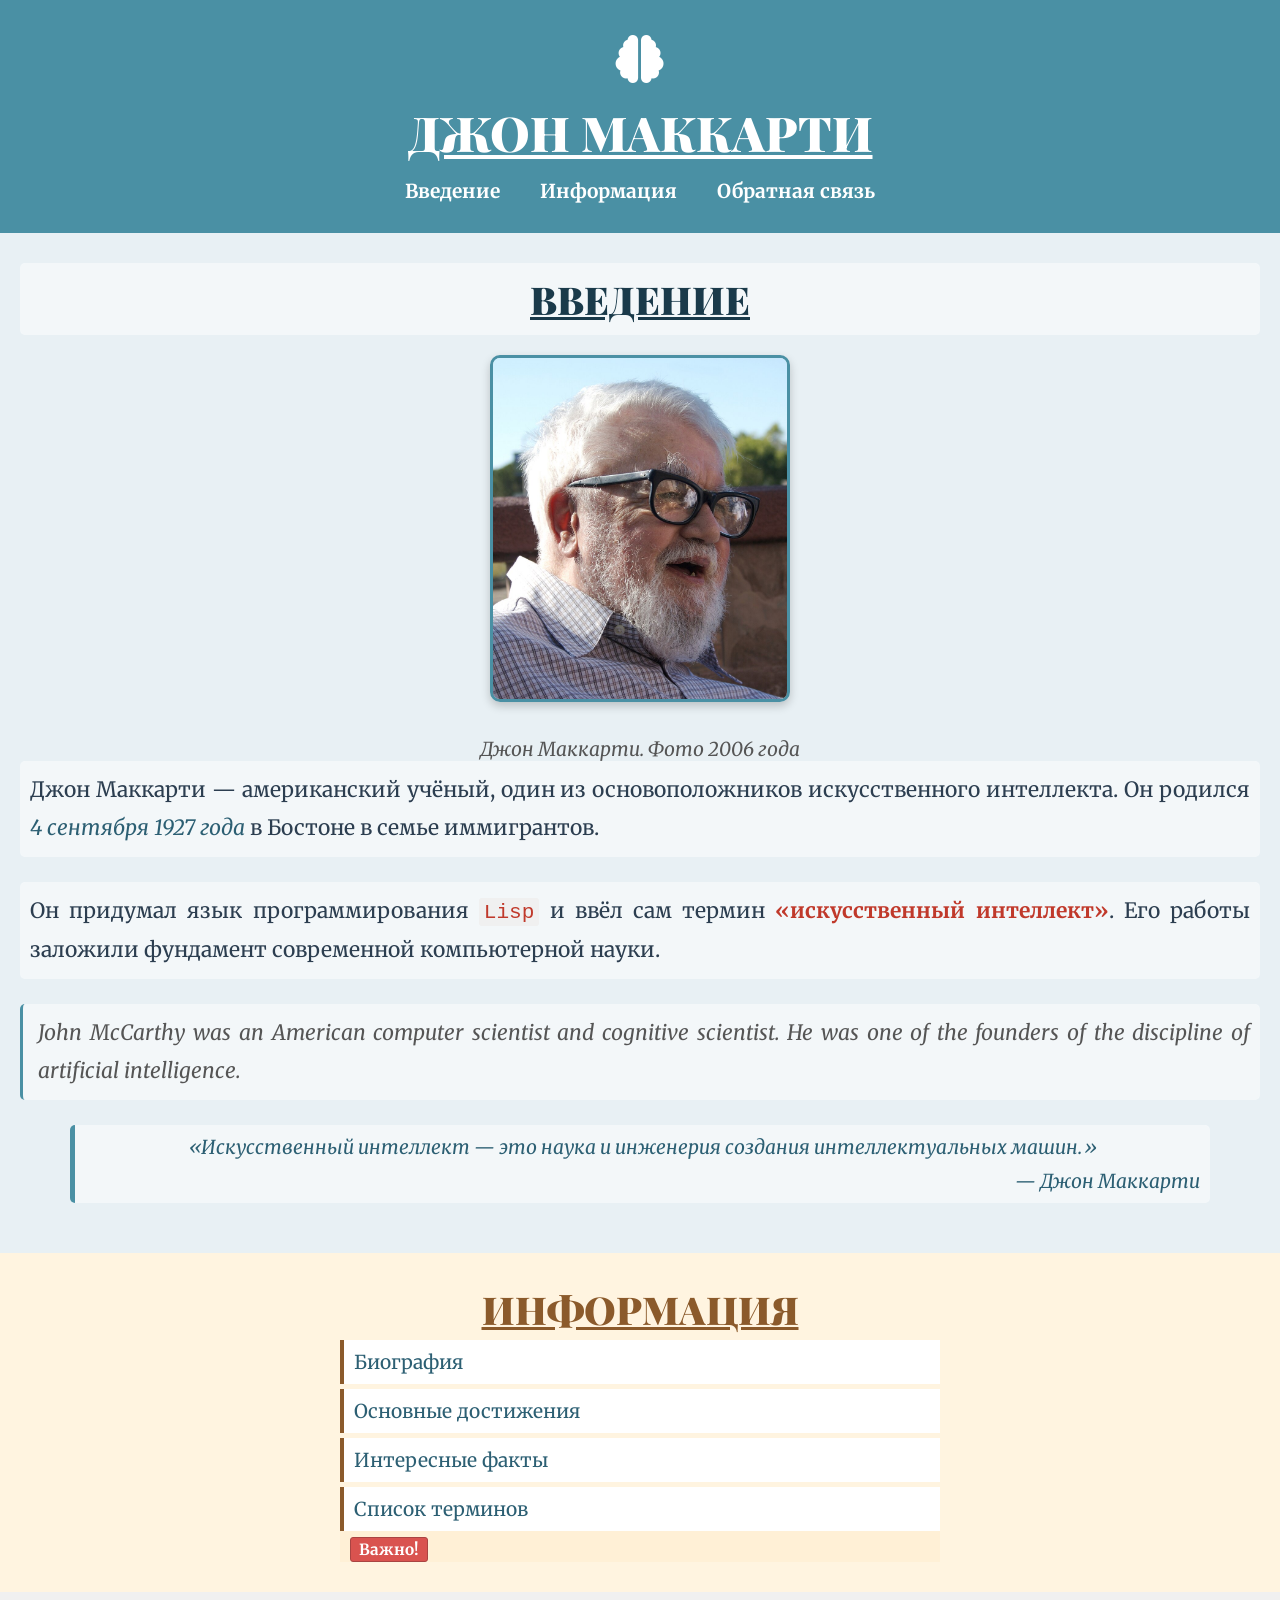
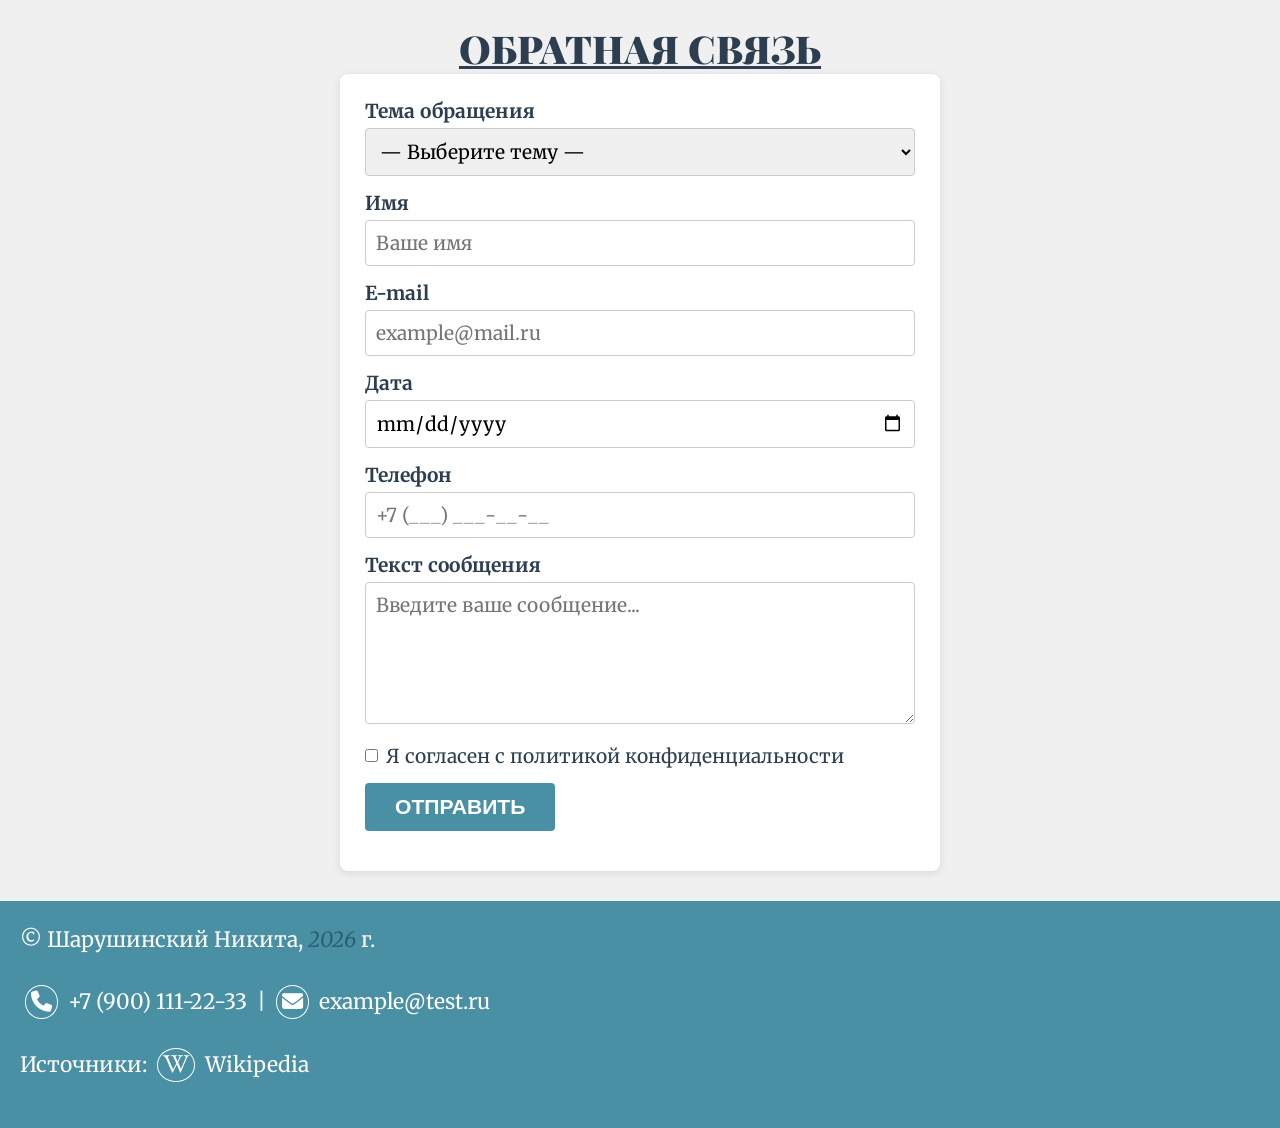
<file: index.html>
<!DOCTYPE html>
<html lang="ru">
<head>
    <meta charset="UTF-8">
    <title>Джон Маккарти — отец искусственного интеллекта</title>
    <meta name="keywords" content="Джон Маккарти, искусственный интеллект, Лисп, Lisp, учёный, информатика, Stanford">
    <meta name="description" content="Сайт, посвящённый жизни и научным достижениям Джона Маккарти — создателя языка Lisp и термина «искусственный интеллект».">

    <!-- open graph -->
    <meta property="og:title" content="Джон Маккарти — отец искусственного интеллекта">
    <meta property="og:site_name" content="Джон Маккарти">
    <meta property="og:url" content="https://sharushinskiy.ru/mccarthy/">
    <meta property="og:description" content="Жизнь и научные достижения Джона Маккарти.">
    <meta property="og:image" content="img/John_McCarthy_Stanford.jpg">

    <!-- стилизация панели браузера -->
    <meta name="theme-color" content="#4a90a4">
    <meta name="msapplication-navbutton-color" content="#4a90a4">
    <meta name="apple-mobile-web-app-capable" content="yes">
    <meta name="apple-mobile-web-app-status-bar-style" content="black-translucent">
    <meta name="viewport" content="width=device-width, initial-scale=1.0">

    <!-- favicon -->
    <link rel="icon" type="image/ico" sizes="32x32" href="icons/favicon.ico">
    <link rel="icon" type="image/ico" sizes="16x16" href="icons/favicon.ico">
    <link rel="shortcut icon" href="icons/favicon.ico">

    <!-- google fonts -->
    <link rel="preconnect" href="https://fonts.googleapis.com">
    <link rel="preconnect" href="https://fonts.gstatic.com" crossorigin>
    <link rel="stylesheet" href="https://fonts.googleapis.com/css2?family=Merriweather:wght@400;700&family=Playfair+Display:wght@700;900&display=swap">

    <!-- fontawesome -->
    <link rel="stylesheet" href="https://cdnjs.cloudflare.com/ajax/libs/font-awesome/6.5.1/css/all.min.css">

    <link rel="stylesheet" href="css/style.css">
</head>
<body>

<header>
    <div class="header_logo">
        <i class="fa-solid fa-brain"></i>
    </div>
    <h1>Джон Маккарти</h1>
    <nav>
        <ul>
            <li><a href="#about">Введение</a></li>
            <li><a href="#info">Информация</a></li>
            <li><a href="#contact">Обратная связь</a></li>
        </ul>
    </nav>
</header>

<main>

    <section id="about" class="about">
        <h2>Введение</h2>
        <figure class="about_photo">
            <img src="img/John_McCarthy_2006.jpg" alt="Джон Маккарти. Фото 2006 года">
            <figcaption>Джон Маккарти. Фото 2006 года</figcaption>
        </figure>

        <p>Джон Маккарти — американский учёный, один из основоположников искусственного интеллекта. Он родился <time datetime="1927-09-04">4 сентября 1927 года</time> в Бостоне в семье иммигрантов.</p>

        <p>Он придумал язык программирования <code>Lisp</code> и ввёл сам термин <strong>«искусственный интеллект»</strong>. Его работы заложили фундамент современной компьютерной науки.</p>

        <p lang="en">John McCarthy was an American computer scientist and cognitive scientist. He was one of the founders of the discipline of artificial intelligence.</p>

        <blockquote>
            <q>Искусственный интеллект — это наука и инженерия создания интеллектуальных машин.</q>
            <cite>— Джон Маккарти</cite>
        </blockquote>
    </section>

    <section id="info" class="articles">
        <h2>Информация</h2>
        <ul class="articles_list">
            <li><a href="article1.html">Биография</a></li>
            <li><a href="article2.html">Основные достижения</a></li>
            <li><a href="article3.html">Интересные факты</a></li>
            <li><a href="article4.html">Список терминов</a></li>
        </ul>
    </section>

    <section id="contact" class="contact">
        <h2>Обратная связь</h2>
        <form id="contact-form">
            <div class="form_item">
                <label for="topic">Тема обращения</label><br>
                <select id="topic" name="topic" required>
                    <option value="">— Выберите тему —</option>
                    <option value="bio">Биография</option>
                    <option value="science">Научные работы</option>
                    <option value="other">Другое</option>
                </select>
            </div>

            <div class="form_item">
                <label for="name">Имя</label><br>
                <input type="text" id="name" name="name" placeholder="Ваше имя" required>
            </div>

            <div class="form_item">
                <label for="email">E-mail</label><br>
                <input type="email" id="email" name="email" placeholder="example@mail.ru" required>
            </div>

            <div class="form_item">
                <label for="date">Дата</label><br>
                <input type="date" id="date" name="date" required>
            </div>

            <div class="form_item">
                <label for="phone">Телефон</label><br>
                <input type="tel" id="phone" name="phone" placeholder="+7 (___) ___-__-__" required>
            </div>

            <div class="form_item">
                <label for="message">Текст сообщения</label><br>
                <textarea id="message" name="message" rows="5" placeholder="Введите ваше сообщение..." required></textarea>
            </div>

            <div class="form_item form_item--checkbox">
                <label>
                    <input type="checkbox" name="policy" required>
                    Я согласен с политикой конфиденциальности
                </label>
            </div>

            <div class="form_item">
                <input type="submit" value="Отправить">
            </div>
        </form>
    </section>

</main>

<footer>
    <p>&copy; Шарушинский Никита, <time datetime="2026">2026</time> г.</p>
    <p>
        <a href="tel:+79001112233"><i class="fa-solid fa-phone"></i> +7 (900) 111-22-33</a> |
        <a href="mailto:example@test.ru"><i class="fa-solid fa-envelope"></i> example@test.ru</a>
    </p>
    <p class="footer_sources">
        Источники:
        <a href="https://ru.wikipedia.org/wiki/Маккарти,_Джон" target="_blank" rel="noopener"><i class="fa-brands fa-wikipedia-w"></i> Wikipedia</a>
    </p>
</footer>

</body>
</html>
</file>
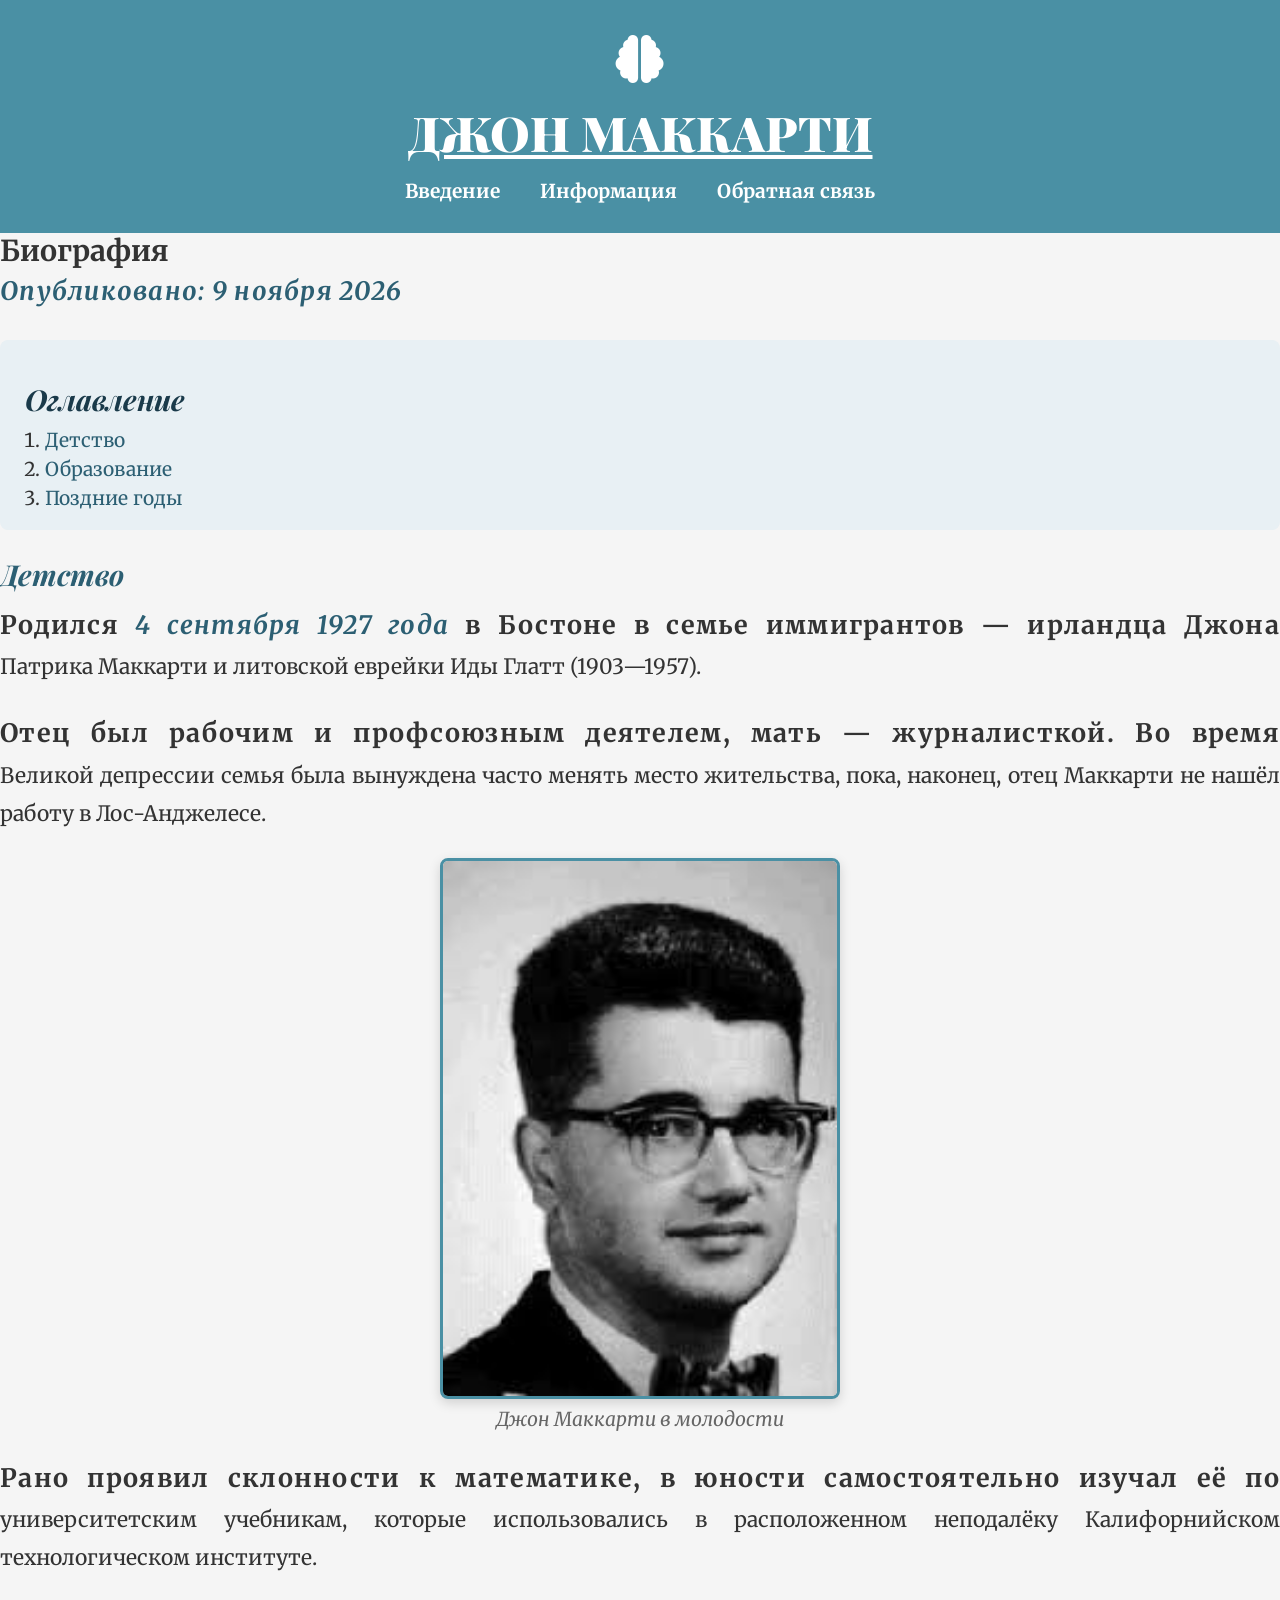
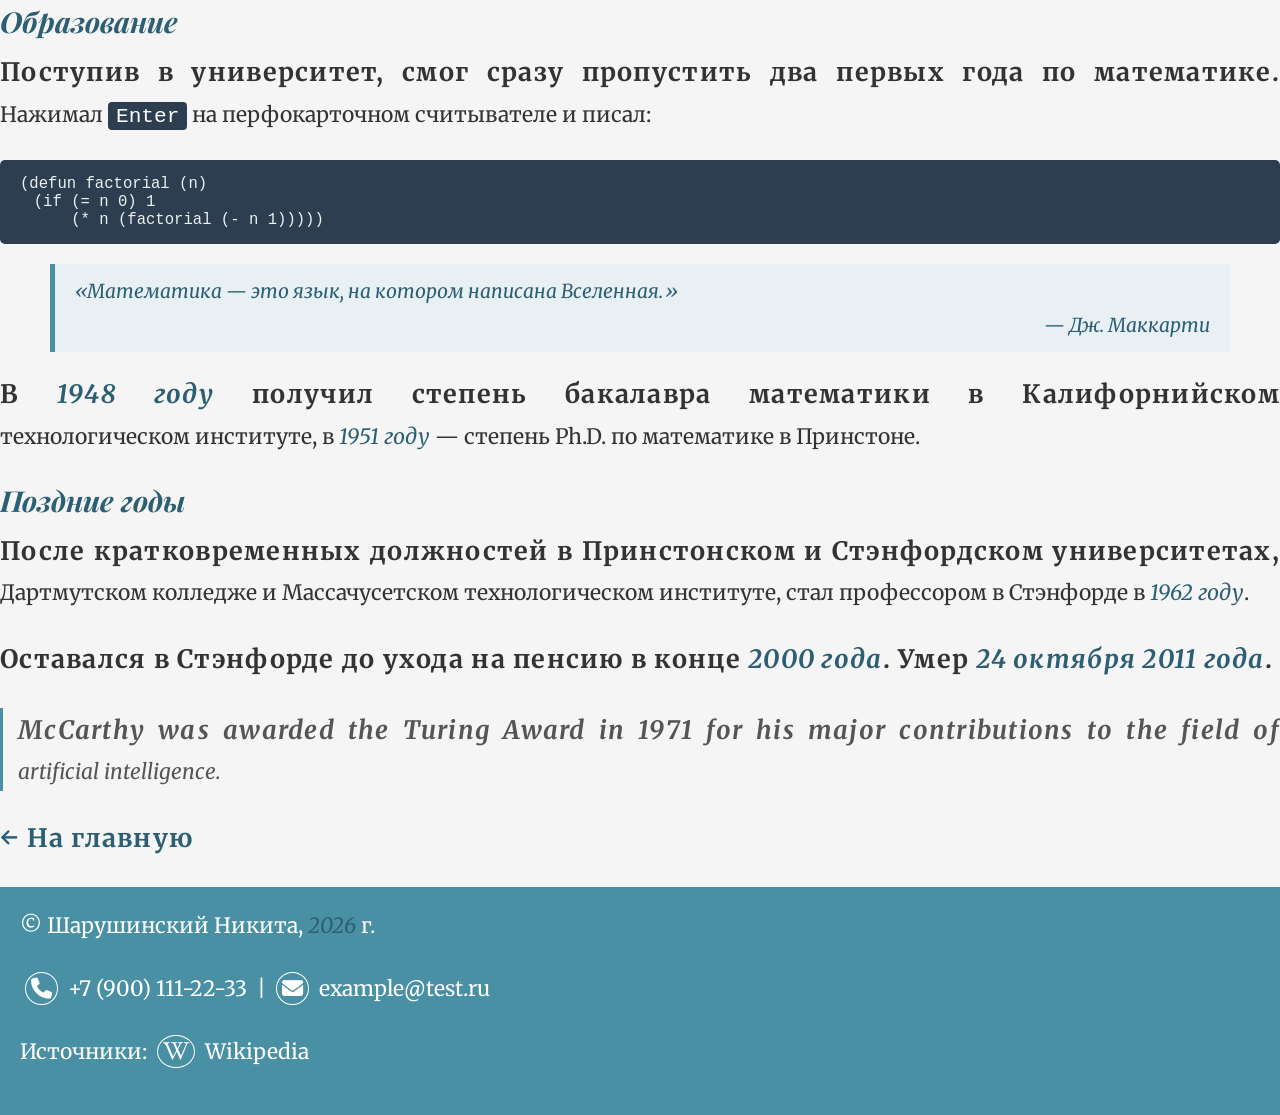
<file: article1.html>
<!DOCTYPE html>
<html lang="ru">
<head>
    <meta charset="UTF-8">
    <title>Биография — Джон Маккарти</title>
    <meta name="keywords" content="Маккарти, биография, детство, образование, Stanford">
    <meta name="description" content="Биография Джона Маккарти: детство, образование и поздние годы жизни.">

    <meta property="og:title" content="Биография — Джон Маккарти">
    <meta property="og:site_name" content="Джон Маккарти">
    <meta property="og:url" content="https://sharushinskiy.ru/mccarthy/article1.html">
    <meta property="og:description" content="Биография Джона Маккарти.">
    <meta property="og:image" content="img/John_McCarthy_Stanford.jpg">

    <meta name="theme-color" content="#4a90a4">
    <meta name="msapplication-navbutton-color" content="#4a90a4">
    <meta name="apple-mobile-web-app-capable" content="yes">
    <meta name="apple-mobile-web-app-status-bar-style" content="black-translucent">
    <meta name="viewport" content="width=device-width, initial-scale=1.0">

    <link rel="icon" type="image/ico" sizes="32x32" href="icons/favicon.ico">
    <link rel="icon" type="image/ico" sizes="16x16" href="icons/favicon.ico">
    <link rel="shortcut icon" href="icons/favicon.ico">

    <link rel="preconnect" href="https://fonts.googleapis.com">
    <link rel="preconnect" href="https://fonts.gstatic.com" crossorigin>
    <link rel="stylesheet" href="https://fonts.googleapis.com/css2?family=Merriweather:wght@400;700&family=Playfair+Display:wght@700;900&display=swap">
    <link rel="stylesheet" href="https://cdnjs.cloudflare.com/ajax/libs/font-awesome/6.5.1/css/all.min.css">
    <link rel="stylesheet" href="css/style.css">
</head>
<body>

<header>
    <div class="header_logo">
        <i class="fa-solid fa-brain"></i>
    </div>
    <h1>Джон Маккарти</h1>
    <nav>
        <ul>
            <li><a href="index.html#about">Введение</a></li>
            <li><a href="index.html#info">Информация</a></li>
            <li><a href="index.html#contact">Обратная связь</a></li>
        </ul>
    </nav>
</header>

<main>
    <article>
        <h2>Биография</h2>
        <p><time datetime="2026-11-09">Опубликовано: 9 ноября 2026</time></p>

        <nav class="toc">
            <h3>Оглавление</h3>
            <ol>
                <li><a href="#p1">Детство</a></li>
                <li><a href="#p2">Образование</a></li>
                <li><a href="#p3">Поздние годы</a></li>
            </ol>
        </nav>

        <h3 id="p1">Детство</h3>
        <p>Родился <time datetime="1927-09-04">4 сентября 1927 года</time> в Бостоне в семье иммигрантов — ирландца Джона Патрика Маккарти и литовской еврейки Иды Глатт (1903—1957).</p>

        <p>Отец был рабочим и профсоюзным деятелем, мать — журналисткой. Во время Великой депрессии семья была вынуждена часто менять место жительства, пока, наконец, отец Маккарти не нашёл работу в Лос-Анджелесе.</p>

        <figure class="article_img">
            <img src="img/John_McCarthy_yng.jpg" alt="Молодой Джон Маккарти">
            <figcaption>Джон Маккарти в молодости</figcaption>
        </figure>

        <p>Рано проявил склонности к математике, в юности самостоятельно изучал её по университетским учебникам, которые использовались в расположенном неподалёку Калифорнийском технологическом институте.</p>

        <h3 id="p2">Образование</h3>
        <p>Поступив в университет, смог сразу пропустить два первых года по математике. Нажимал <kbd>Enter</kbd> на перфокарточном считывателе и писал:</p>

        <pre><code>(defun factorial (n)
  (if (= n 0) 1
      (* n (factorial (- n 1)))))</code></pre>

        <blockquote>
            <q>Математика — это язык, на котором написана Вселенная.</q>
            <cite>— Дж. Маккарти</cite>
        </blockquote>

        <p>В <time datetime="1948">1948 году</time> получил степень бакалавра математики в Калифорнийском технологическом институте, в <time datetime="1951">1951 году</time> — степень Ph.D. по математике в Принстоне.</p>

        <h3 id="p3">Поздние годы</h3>
        <p>После кратковременных должностей в Принстонском и Стэнфордском университетах, Дартмутском колледже и Массачусетском технологическом институте, стал профессором в Стэнфорде в <time datetime="1962">1962 году</time>.</p>

        <p>Оставался в Стэнфорде до ухода на пенсию в конце <time datetime="2000">2000 года</time>. Умер <time datetime="2011-10-24">24 октября 2011 года</time>.</p>

        <p lang="en">McCarthy was awarded the Turing Award in 1971 for his major contributions to the field of artificial intelligence.</p>

        <p><a href="index.html">← На главную</a></p>
    </article>
</main>

<footer>
    <p>&copy; Шарушинский Никита, <time datetime="2026">2026</time> г.</p>
    <p>
        <a href="tel:+79001112233"><i class="fa-solid fa-phone"></i> +7 (900) 111-22-33</a> |
        <a href="mailto:example@test.ru"><i class="fa-solid fa-envelope"></i> example@test.ru</a>
    </p>
    <p class="footer_sources">
        Источники:
        <a href="https://ru.wikipedia.org/wiki/Маккарти,_Джон" target="_blank" rel="noopener"><i class="fa-brands fa-wikipedia-w"></i> Wikipedia</a>
    </p>
</footer>

</body>
</html>
</file>
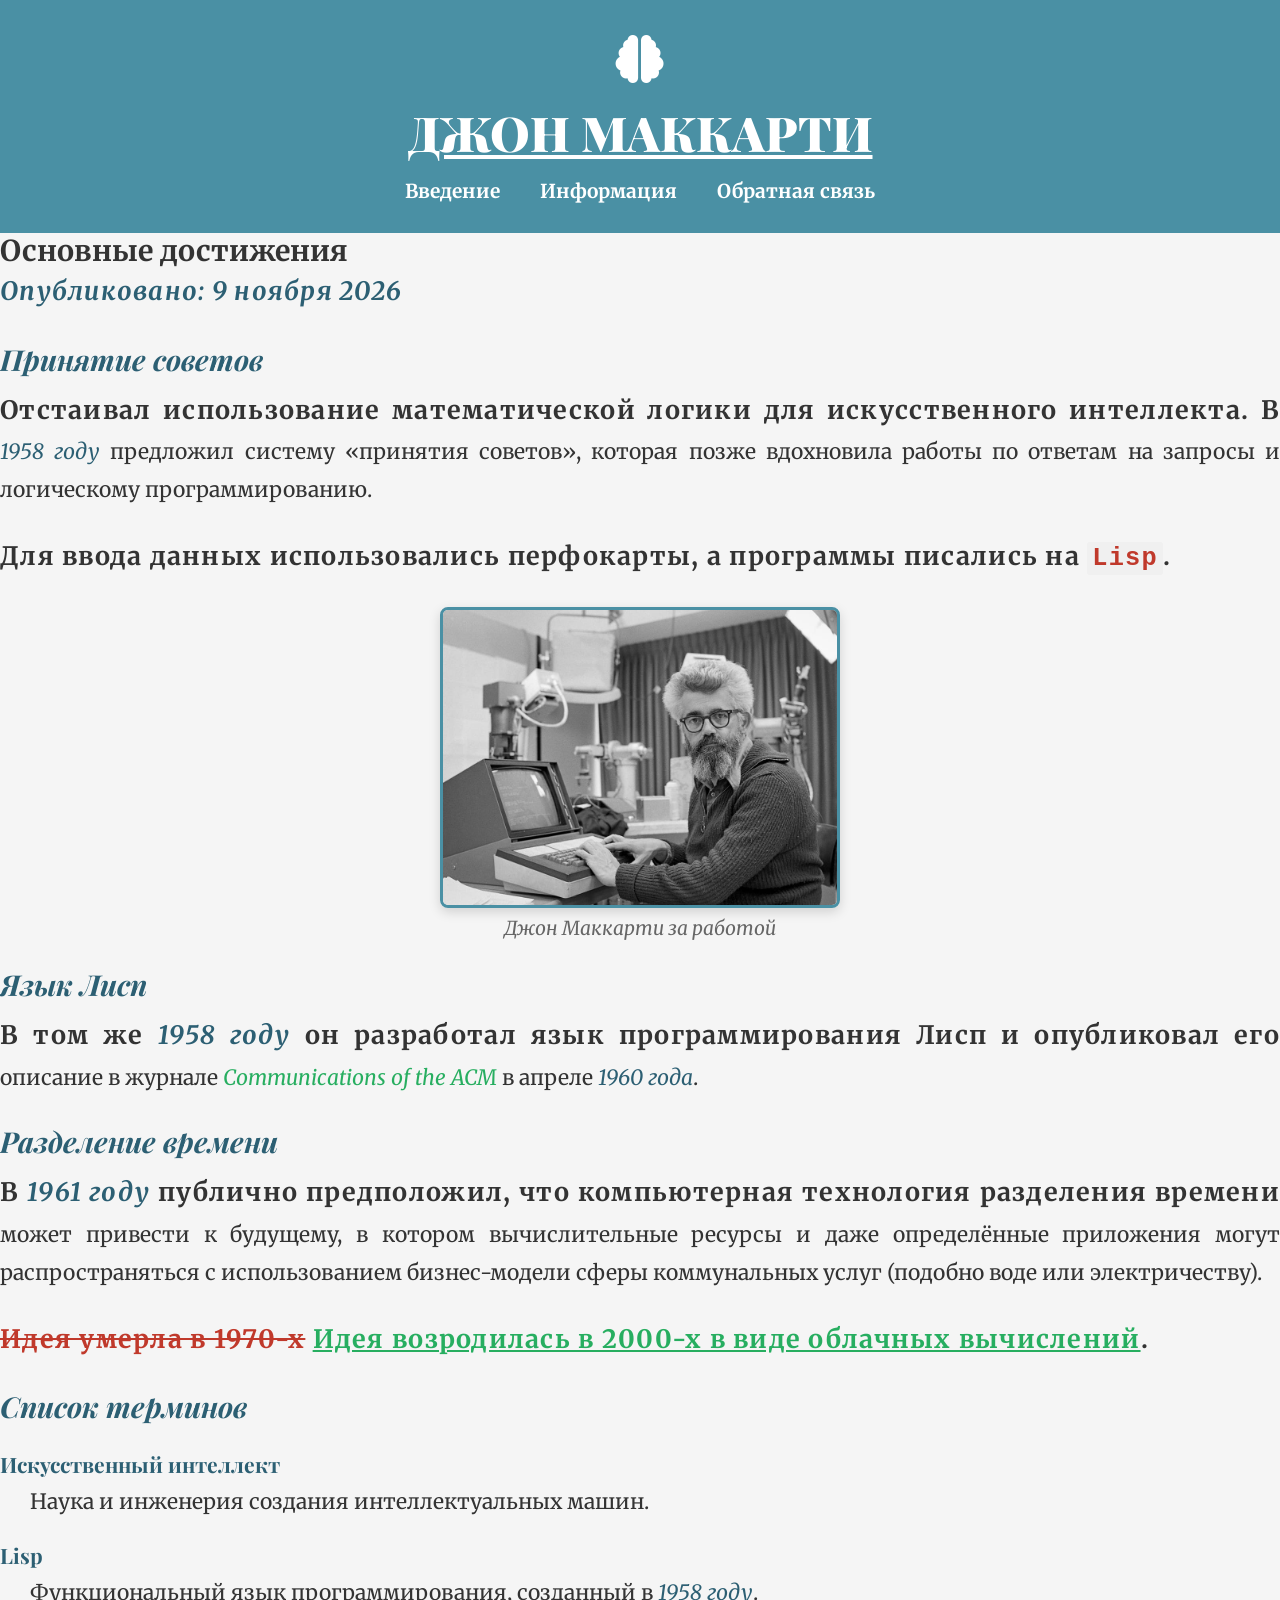
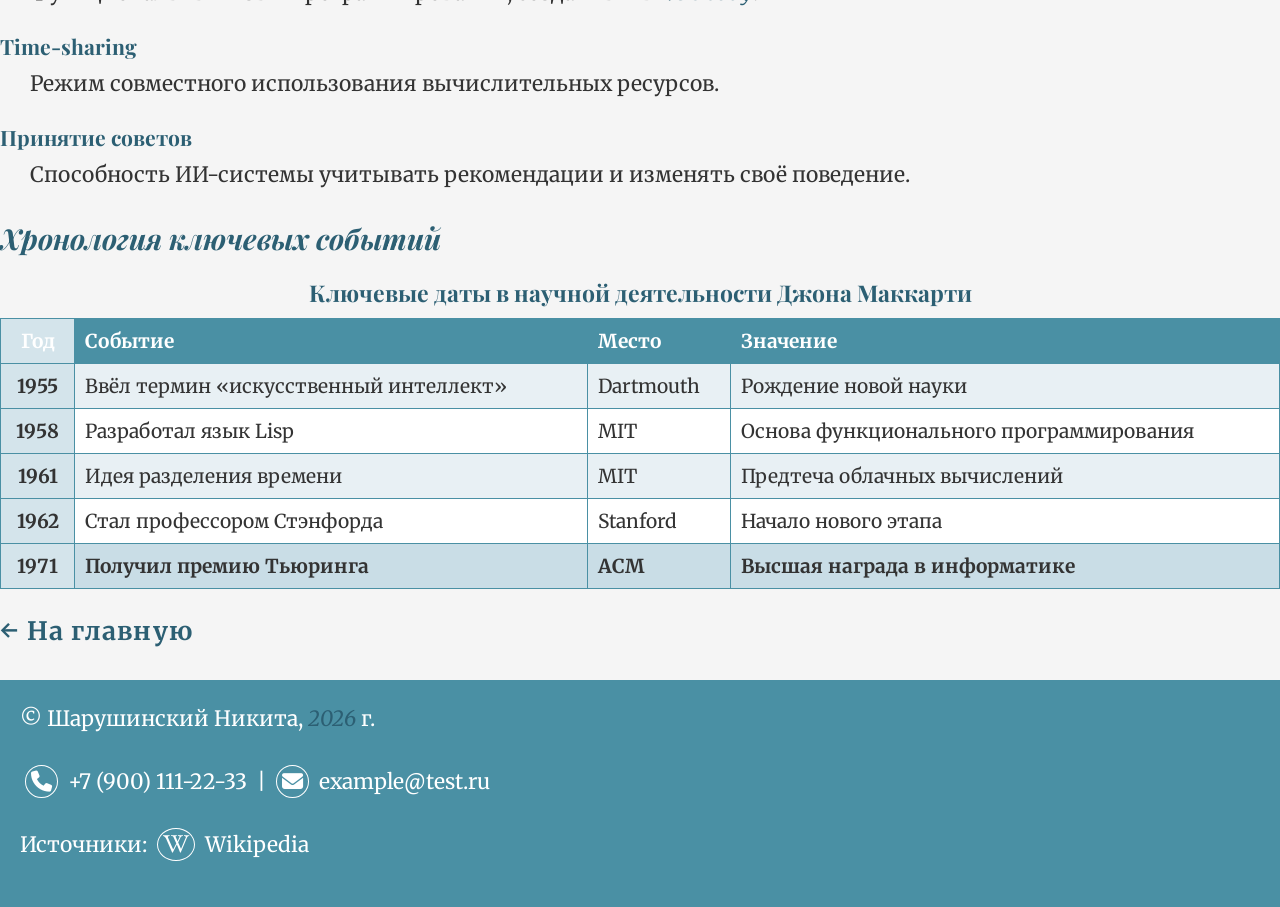
<file: article2.html>
<!DOCTYPE html>
<html lang="ru">
<head>
    <meta charset="UTF-8">
    <title>Основные достижения — Джон Маккарти</title>
    <meta name="keywords" content="Маккарти, Лисп, Lisp, искусственный интеллект, достижения">
    <meta name="description" content="Основные научные достижения Джона Маккарти.">

    <meta property="og:title" content="Основные достижения — Джон Маккарти">
    <meta property="og:site_name" content="Джон Маккарти">
    <meta property="og:url" content="https://sharushinskiy.ru/mccarthy/article2.html">
    <meta property="og:description" content="Основные научные достижения Джона Маккарти.">
    <meta property="og:image" content="img/John_McCarthy_Stanford.jpg">

    <meta name="theme-color" content="#4a90a4">
    <meta name="msapplication-navbutton-color" content="#4a90a4">
    <meta name="apple-mobile-web-app-capable" content="yes">
    <meta name="apple-mobile-web-app-status-bar-style" content="black-translucent">
    <meta name="viewport" content="width=device-width, initial-scale=1.0">

    <link rel="icon" type="image/ico" sizes="32x32" href="icons/favicon.ico">
    <link rel="icon" type="image/ico" sizes="16x16" href="icons/favicon.ico">
    <link rel="shortcut icon" href="icons/favicon.ico">

    <link rel="preconnect" href="https://fonts.googleapis.com">
    <link rel="preconnect" href="https://fonts.gstatic.com" crossorigin>
    <link rel="stylesheet" href="https://fonts.googleapis.com/css2?family=Merriweather:wght@400;700&family=Playfair+Display:wght@700;900&display=swap">
    <link rel="stylesheet" href="https://cdnjs.cloudflare.com/ajax/libs/font-awesome/6.5.1/css/all.min.css">
    <link rel="stylesheet" href="css/style.css">
</head>
<body>

<header>
    <div class="header_logo">
        <i class="fa-solid fa-brain"></i>
    </div>
    <h1>Джон Маккарти</h1>
    <nav>
        <ul>
            <li><a href="index.html#about">Введение</a></li>
            <li><a href="index.html#info">Информация</a></li>
            <li><a href="index.html#contact">Обратная связь</a></li>
        </ul>
    </nav>
</header>

<main>
    <article>
        <h2>Основные достижения</h2>
        <p><time datetime="2026-11-09">Опубликовано: 9 ноября 2026</time></p>

        <h3 id="p1">Принятие советов</h3>
        <p>Отстаивал использование математической логики для искусственного интеллекта. В <time datetime="1958">1958 году</time> предложил систему «принятия советов», которая позже вдохновила работы по ответам на запросы и логическому программированию.</p>

        <p>Для ввода данных использовались перфокарты, а программы писались на <code>Lisp</code>.</p>

        <figure class="article_img">
            <img src="img/48-John-McCarthy-AP.jpg" alt="Джон Маккарти за работой">
            <figcaption>Джон Маккарти за работой</figcaption>
        </figure>

        <h3 id="p2">Язык Лисп</h3>
        <p>В том же <time datetime="1958">1958 году</time> он разработал язык программирования Лисп и опубликовал его описание в журнале <em>Communications of the ACM</em> в апреле <time datetime="1960-04">1960 года</time>.</p>

        <h3 id="p3">Разделение времени</h3>
        <p>В <time datetime="1961">1961 году</time> публично предположил, что компьютерная технология разделения времени может привести к будущему, в котором вычислительные ресурсы и даже определённые приложения могут распространяться с использованием бизнес-модели сферы коммунальных услуг (подобно воде или электричеству).</p>

        <p><del>Идея умерла в 1970-х</del> <ins>Идея возродилась в 2000-х в виде облачных вычислений</ins>.</p>

        <h3 id="p4">Список терминов</h3>
        <dl>
            <dt>Искусственный интеллект</dt>
            <dd>Наука и инженерия создания интеллектуальных машин.</dd>

            <dt>Lisp</dt>
            <dd>Функциональный язык программирования, созданный в <time datetime="1958">1958 году</time>.</dd>

            <dt>Time-sharing</dt>
            <dd>Режим совместного использования вычислительных ресурсов.</dd>

            <dt>Принятие советов</dt>
            <dd>Способность ИИ-системы учитывать рекомендации и изменять своё поведение.</dd>
        </dl>

        <h3>Хронология ключевых событий</h3>
        <table>
            <caption>Ключевые даты в научной деятельности Джона Маккарти</caption>
            <thead>
                <tr>
                    <th>Год</th>
                    <th>Событие</th>
                    <th>Место</th>
                    <th>Значение</th>
                </tr>
            </thead>
            <tbody>
                <tr>
                    <td>1955</td>
                    <td>Ввёл термин «искусственный интеллект»</td>
                    <td>Dartmouth</td>
                    <td>Рождение новой науки</td>
                </tr>
                <tr>
                    <td>1958</td>
                    <td>Разработал язык Lisp</td>
                    <td>MIT</td>
                    <td>Основа функционального программирования</td>
                </tr>
                <tr>
                    <td>1961</td>
                    <td>Идея разделения времени</td>
                    <td>MIT</td>
                    <td>Предтеча облачных вычислений</td>
                </tr>
                <tr>
                    <td>1962</td>
                    <td>Стал профессором Стэнфорда</td>
                    <td>Stanford</td>
                    <td>Начало нового этапа</td>
                </tr>
                <tr>
                    <td>1971</td>
                    <td>Получил премию Тьюринга</td>
                    <td>ACM</td>
                    <td>Высшая награда в информатике</td>
                </tr>
            </tbody>
        </table>

        <p><a href="index.html">← На главную</a></p>
    </article>
</main>

<footer>
    <p>&copy; Шарушинский Никита, <time datetime="2026">2026</time> г.</p>
    <p>
        <a href="tel:+79001112233"><i class="fa-solid fa-phone"></i> +7 (900) 111-22-33</a> |
        <a href="mailto:example@test.ru"><i class="fa-solid fa-envelope"></i> example@test.ru</a>
    </p>
    <p class="footer_sources">
        Источники:
        <a href="https://ru.wikipedia.org/wiki/Маккарти,_Джон" target="_blank" rel="noopener"><i class="fa-brands fa-wikipedia-w"></i> Wikipedia</a>
    </p>
</footer>

</body>
</html>
</file>
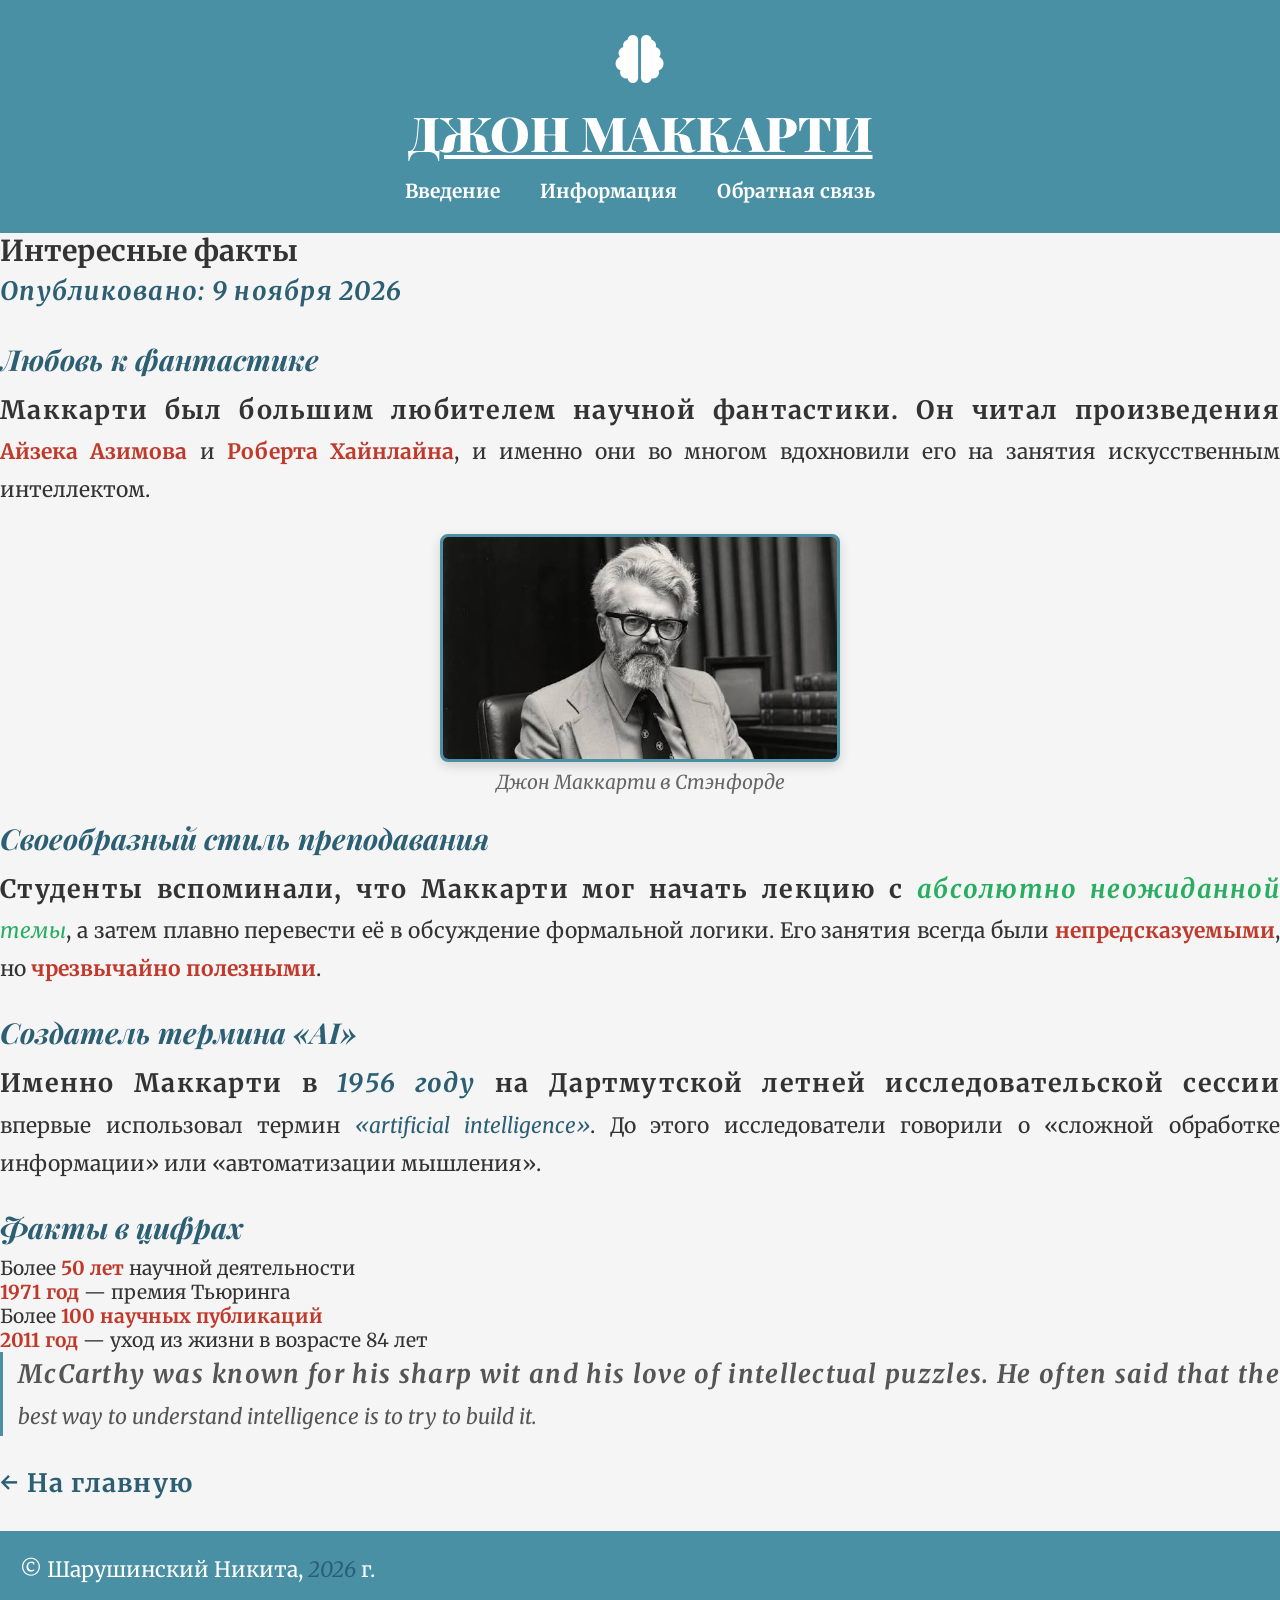
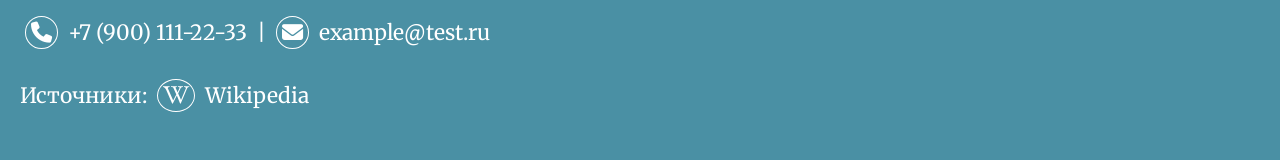
<file: article3.html>
<!DOCTYPE html>
<html lang="ru">
<head>
    <meta charset="UTF-8">
    <title>Интересные факты — Джон Маккарти</title>
    <meta name="keywords" content="Маккарти, факты, Лисп, Stanford, ИИ">
    <meta name="description" content="Интересные факты из жизни Джона Маккарти.">

    <meta property="og:title" content="Интересные факты — Джон Маккарти">
    <meta property="og:site_name" content="Джон Маккарти">
    <meta property="og:url" content="https://sharushinskiy.ru/mccarthy/article3.html">
    <meta property="og:description" content="Интересные факты из жизни Джона Маккарти.">
    <meta property="og:image" content="img/John_McCarthy_Stanford.jpg">

    <meta name="theme-color" content="#4a90a4">
    <meta name="msapplication-navbutton-color" content="#4a90a4">
    <meta name="apple-mobile-web-app-capable" content="yes">
    <meta name="apple-mobile-web-app-status-bar-style" content="black-translucent">
    <meta name="viewport" content="width=device-width, initial-scale=1.0">

    <link rel="icon" type="image/ico" sizes="32x32" href="icons/favicon.ico">
    <link rel="icon" type="image/ico" sizes="16x16" href="icons/favicon.ico">
    <link rel="shortcut icon" href="icons/favicon.ico">

    <link rel="preconnect" href="https://fonts.googleapis.com">
    <link rel="preconnect" href="https://fonts.gstatic.com" crossorigin>
    <link rel="stylesheet" href="https://fonts.googleapis.com/css2?family=Merriweather:wght@400;700&family=Playfair+Display:wght@700;900&display=swap">
    <link rel="stylesheet" href="https://cdnjs.cloudflare.com/ajax/libs/font-awesome/6.5.1/css/all.min.css">
    <link rel="stylesheet" href="css/style.css">
</head>
<body>

<header>
    <div class="header_logo">
        <i class="fa-solid fa-brain"></i>
    </div>
    <h1>Джон Маккарти</h1>
    <nav>
        <ul>
            <li><a href="index.html#about">Введение</a></li>
            <li><a href="index.html#info">Информация</a></li>
            <li><a href="index.html#contact">Обратная связь</a></li>
        </ul>
    </nav>
</header>

<main>
    <article>
        <h2>Интересные факты</h2>
        <p><time datetime="2026-11-09">Опубликовано: 9 ноября 2026</time></p>

        <h3>Любовь к фантастике</h3>
        <p>Маккарти был большим любителем научной фантастики. Он читал произведения <strong>Айзека Азимова</strong> и <strong>Роберта Хайнлайна</strong>, и именно они во многом вдохновили его на занятия искусственным интеллектом.</p>

        <figure class="article_img">
            <img src="img/John_McCarthy_Stanford.jpg" alt="Джон Маккарти в Стэнфорде">
            <figcaption>Джон Маккарти в Стэнфорде</figcaption>
        </figure>

        <h3>Своеобразный стиль преподавания</h3>
        <p>Студенты вспоминали, что Маккарти мог начать лекцию с <em>абсолютно неожиданной темы</em>, а затем плавно перевести её в обсуждение формальной логики. Его занятия всегда были <strong>непредсказуемыми</strong>, но <strong>чрезвычайно полезными</strong>.</p>

        <h3>Создатель термина «AI»</h3>
        <p>Именно Маккарти в <time datetime="1956">1956 году</time> на Дартмутской летней исследовательской сессии впервые использовал термин <q>artificial intelligence</q>. До этого исследователи говорили о «сложной обработке информации» или «автоматизации мышления».</p>

        <h3>Факты в цифрах</h3>
        <ul>
            <li>Более <strong>50 лет</strong> научной деятельности</li>
            <li><strong>1971 год</strong> — премия Тьюринга</li>
            <li>Более <strong>100 научных публикаций</strong></li>
            <li><strong>2011 год</strong> — уход из жизни в возрасте 84 лет</li>
        </ul>

        <p lang="en">McCarthy was known for his sharp wit and his love of intellectual puzzles. He often said that the best way to understand intelligence is to try to build it.</p>

        <p><a href="index.html">← На главную</a></p>
    </article>
</main>

<footer>
    <p>&copy; Шарушинский Никита, <time datetime="2026">2026</time> г.</p>
    <p>
        <a href="tel:+79001112233"><i class="fa-solid fa-phone"></i> +7 (900) 111-22-33</a> |
        <a href="mailto:example@test.ru"><i class="fa-solid fa-envelope"></i> example@test.ru</a>
    </p>
    <p class="footer_sources">
        Источники:
        <a href="https://ru.wikipedia.org/wiki/Маккарти,_Джон" target="_blank" rel="noopener"><i class="fa-brands fa-wikipedia-w"></i> Wikipedia</a>
    </p>
</footer>

</body>
</html>
</file>
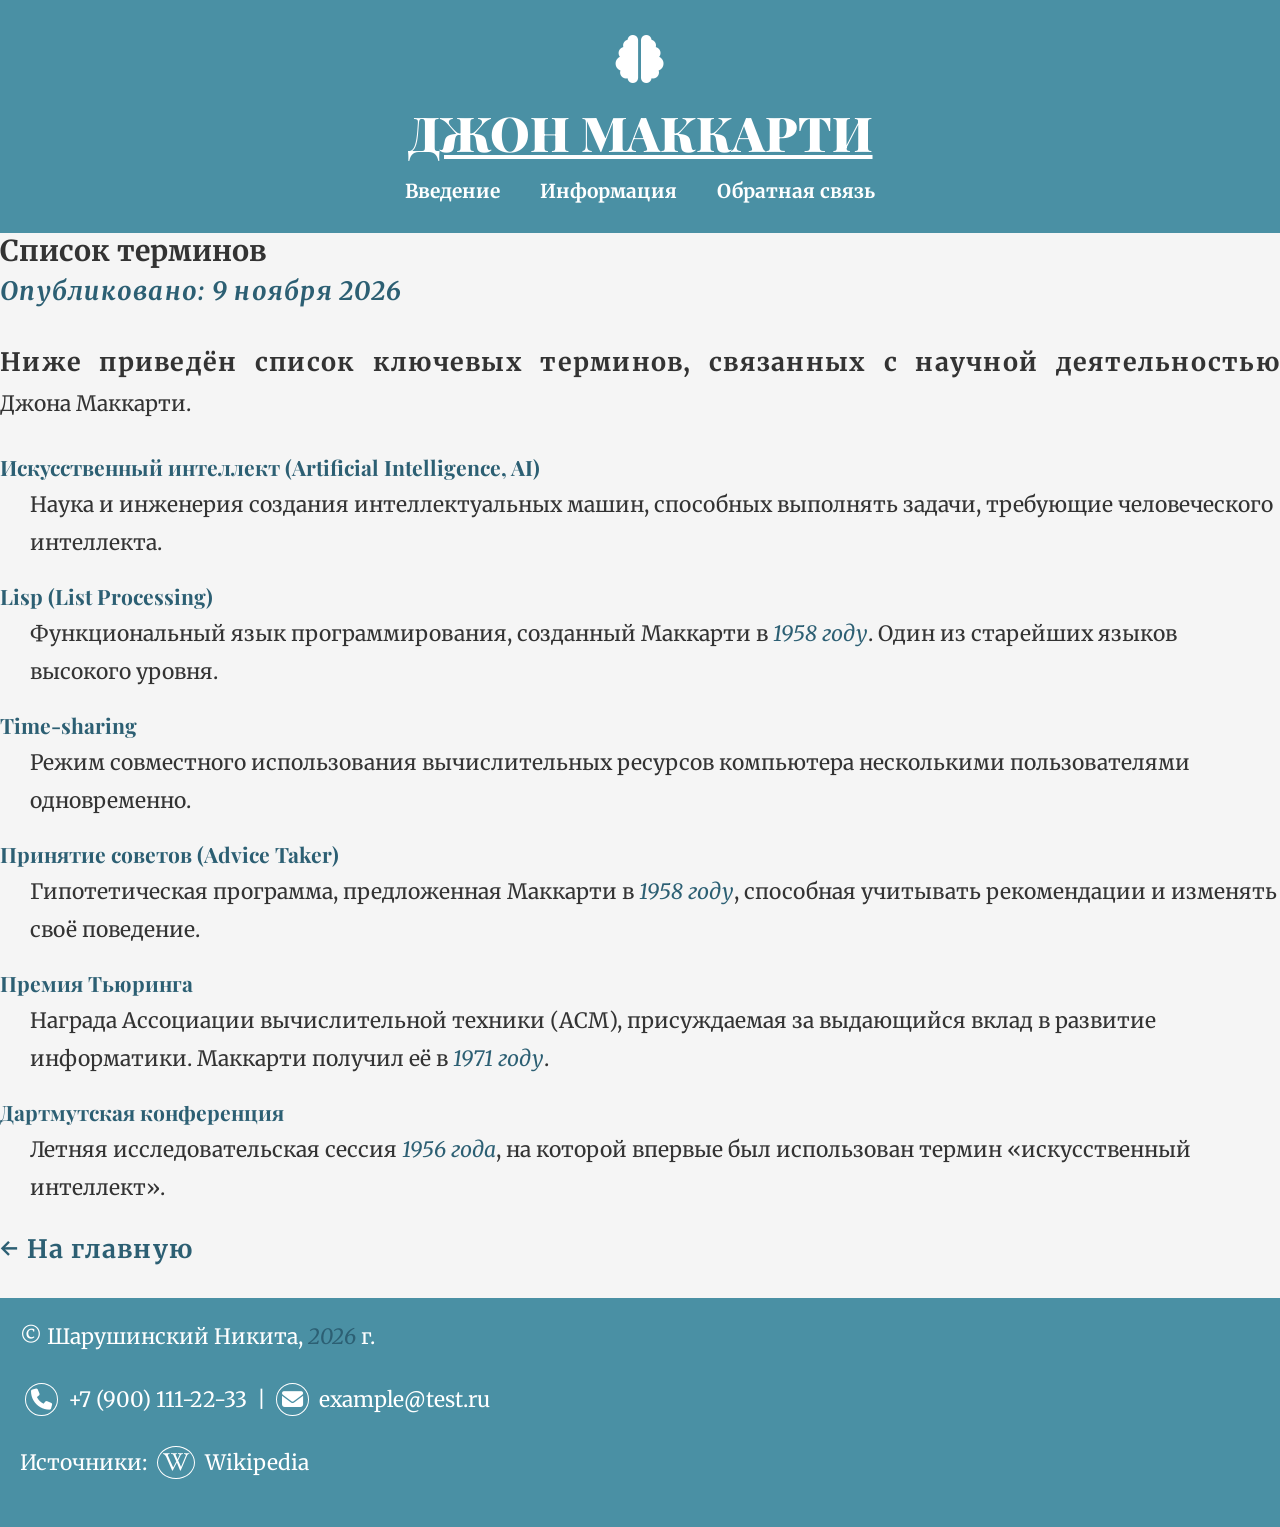
<file: article4.html>
<!DOCTYPE html>
<html lang="ru">
<head>
    <meta charset="UTF-8">
    <title>Список терминов — Джон Маккарти</title>
    <meta name="keywords" content="Маккарти, термины, ИИ, Лисп, определения">
    <meta name="description" content="Список ключевых терминов, связанных с работами Джона Маккарти.">

    <meta property="og:title" content="Список терминов — Джон Маккарти">
    <meta property="og:site_name" content="Джон Маккарти">
    <meta property="og:url" content="https://sharushinskiy.ru/mccarthy/article4.html">
    <meta property="og:description" content="Список ключевых терминов, связанных с работами Джона Маккарти.">
    <meta property="og:image" content="img/John_McCarthy_Stanford.jpg">

    <meta name="theme-color" content="#4a90a4">
    <meta name="msapplication-navbutton-color" content="#4a90a4">
    <meta name="apple-mobile-web-app-capable" content="yes">
    <meta name="apple-mobile-web-app-status-bar-style" content="black-translucent">
    <meta name="viewport" content="width=device-width, initial-scale=1.0">

    <link rel="icon" type="image/ico" sizes="32x32" href="icons/favicon.ico">
    <link rel="icon" type="image/ico" sizes="16x16" href="icons/favicon.ico">
    <link rel="shortcut icon" href="icons/favicon.ico">

    <link rel="preconnect" href="https://fonts.googleapis.com">
    <link rel="preconnect" href="https://fonts.gstatic.com" crossorigin>
    <link rel="stylesheet" href="https://fonts.googleapis.com/css2?family=Merriweather:wght@400;700&family=Playfair+Display:wght@700;900&display=swap">
    <link rel="stylesheet" href="https://cdnjs.cloudflare.com/ajax/libs/font-awesome/6.5.1/css/all.min.css">
    <link rel="stylesheet" href="css/style.css">
</head>
<body>

<header>
    <div class="header_logo">
        <i class="fa-solid fa-brain"></i>
    </div>
    <h1>Джон Маккарти</h1>
    <nav>
        <ul>
            <li><a href="index.html#about">Введение</a></li>
            <li><a href="index.html#info">Информация</a></li>
            <li><a href="index.html#contact">Обратная связь</a></li>
        </ul>
    </nav>
</header>

<main>
    <article>
        <h2>Список терминов</h2>
        <p><time datetime="2026-11-09">Опубликовано: 9 ноября 2026</time></p>

        <p>Ниже приведён список ключевых терминов, связанных с научной деятельностью Джона Маккарти.</p>

        <dl>
            <dt>Искусственный интеллект (Artificial Intelligence, AI)</dt>
            <dd>Наука и инженерия создания интеллектуальных машин, способных выполнять задачи, требующие человеческого интеллекта.</dd>

            <dt>Lisp (List Processing)</dt>
            <dd>Функциональный язык программирования, созданный Маккарти в <time datetime="1958">1958 году</time>. Один из старейших языков высокого уровня.</dd>

            <dt>Time-sharing</dt>
            <dd>Режим совместного использования вычислительных ресурсов компьютера несколькими пользователями одновременно.</dd>

            <dt>Принятие советов (Advice Taker)</dt>
            <dd>Гипотетическая программа, предложенная Маккарти в <time datetime="1958">1958 году</time>, способная учитывать рекомендации и изменять своё поведение.</dd>

            <dt>Премия Тьюринга</dt>
            <dd>Награда Ассоциации вычислительной техники (ACM), присуждаемая за выдающийся вклад в развитие информатики. Маккарти получил её в <time datetime="1971">1971 году</time>.</dd>

            <dt>Дартмутская конференция</dt>
            <dd>Летняя исследовательская сессия <time datetime="1956">1956 года</time>, на которой впервые был использован термин «искусственный интеллект».</dd>
        </dl>

        <p><a href="index.html">← На главную</a></p>
    </article>
</main>

<footer>
    <p>&copy; Шарушинский Никита, <time datetime="2026">2026</time> г.</p>
    <p>
        <a href="tel:+79001112233"><i class="fa-solid fa-phone"></i> +7 (900) 111-22-33</a> |
        <a href="mailto:example@test.ru"><i class="fa-solid fa-envelope"></i> example@test.ru</a>
    </p>
    <p class="footer_sources">
        Источники:
        <a href="https://ru.wikipedia.org/wiki/Маккарти,_Джон" target="_blank" rel="noopener"><i class="fa-brands fa-wikipedia-w"></i> Wikipedia</a>
    </p>
</footer>

</body>
</html>
</file>
<file: css/style.css>
/* сброс и базовые стили */
* {
    margin: 0;
    padding: 0;
    box-sizing: border-box;
}

html {
    font-size: 1.2em;
    font-family: "Merriweather", Georgia, "Times New Roman", serif;
}

body {
    color: #333;
    background-color: #f5f5f5;
}

/* шапка */
header {
    background-color: #4a90a4;
    color: white;
    text-align: center;
    padding: 30px 20px;
}

.header_logo {
    font-size: 2.5rem;
    margin-bottom: 10px;
}

header h1 {
    font-family: "Playfair Display", serif;
    font-size: 2.5rem;
    font-weight: 900;
    text-transform: uppercase;
    text-decoration: underline;
    margin-bottom: 15px;
}

header nav ul {
    list-style: none;
    display: flex;
    gap: 20px;
    justify-content: center;
}

header nav ul li a {
    color: white;
    text-decoration: none;
    font-weight: bold;
    padding: 5px 10px;
}

header nav ul li a:hover,
header nav ul li a:focus {
    background-color: #2c5f73;
    border-radius: 4px;
    outline: none;
}

/* подвал */
footer {
    background-color: #4a90a4;
    color: white;
    padding: 20px;
    text-align: center;
}

footer a {
    color: white;
    text-decoration: none;
    margin: 0 5px;
}

footer a:hover,
footer a:focus {
    text-decoration: underline;
}

/* иконки в футере — селектор потомков */
.footer_sources a i,
footer p a i {
    border: 1px solid white;
    border-radius: 50%;
    padding: 5px;
    margin-right: 5px;
}

/* секции */
.about {
    background-color: #e8f0f4;
    padding: 30px 20px;
    text-align: center;
}

.articles {
    background-color: #fff4e0;
    padding: 30px 20px;
}

.contact {
    background-color: #f0f0f0;
    padding: 30px 20px;
}

/* селекторы потомков для раздела "Введение" */
.about p,
.about h2,
.about blockquote {
    color: #2c3e50;
    background-color: rgba(255, 255, 255, 0.5);
    padding: 10px;
    border-radius: 5px;
}

.about h2 {
    font-family: "Playfair Display", serif;
    font-size: 2rem;
    color: #1a3a4a;
    text-align: center;
    text-transform: uppercase;
    text-decoration: underline;
    font-weight: 900;
}

.articles h2 {
    font-family: "Playfair Display", serif;
    font-size: 2rem;
    color: #8b5a2b;
    text-align: center;
    text-transform: uppercase;
    text-decoration: underline;
    font-weight: 900;
}

.contact h2 {
    font-family: "Playfair Display", serif;
    font-size: 2rem;
    color: #2c3e50;
    text-align: center;
    text-transform: uppercase;
    text-decoration: underline;
    font-weight: 900;
}

/* фото в секции "Введение" */
.about_photo img {
    max-width: 300px;
    border: 3px solid #4a90a4;
    border-radius: 10px;
    box-shadow: 0 4px 10px rgba(0, 0, 0, 0.2);
    margin: 20px auto;
}

.about_photo figcaption {
    font-style: italic;
    color: #555;
    margin-top: 10px;
}

/* параграфы */
p {
    font-size: 1.1rem;
    line-height: 1.8;
    margin-bottom: 1.3rem;
    text-align: justify;
}

/* разряженный текст первых строк параграфов в статьях */
article p::first-line {
    letter-spacing: 0.05em;
    font-size: 1.2em;
    font-weight: bold;
}

/* параграфы на английском — псевдокласс :lang */
p:lang(en) {
    font-style: italic;
    color: #555;
    border-left: 3px solid #4a90a4;
    padding-left: 15px;
}

/* Ссылки */
a {
    color: #2c5f73;
    text-decoration: none;
}

a:hover,
a:focus {
    text-decoration: underline;
    color: #1a3a4a;
    outline: none;
}

/* ссылки раздела "Информация" */
.articles_list li a {
    display: block;
    padding: 10px;
    margin: 5px 0;
    background-color: white;
    border-left: 4px solid #8b5a2b;
    transition: background-color 0.2s;
}

.articles_list li a:hover,
.articles_list li a:focus {
    background-color: #ffe8b0;
    text-decoration: none;
    outline: none;
}

/* чересстрочное оформление списка "Информация" */
.articles_list li:nth-child(odd) {
    background-color: #fff8ec;
}

.articles_list li:nth-child(even) {
    background-color: #fff0d6;
}

.articles_list {
    list-style: none;
    max-width: 600px;
    margin: 0 auto;
}

/* псевдоэлемент "Важно!" у пункта "Список терминов" */
.articles_list li:last-child::after {
    content: "Важно!";
    display: inline-block;
    margin-left: 10px;
    padding: 2px 8px;
    background-color: #d9534f;
    color: white;
    border: 1px solid #a94442;
    border-radius: 3px;
    font-size: 0.8em;
    font-weight: bold;
}

/* изображения в статьях */
.article_img {
    margin: 20px auto;
    max-width: 400px;
}

.article_img img {
    display: block;
    width: 100%;
    border: 3px solid #4a90a4;
    border-radius: 8px;
    box-shadow: 0 4px 12px rgba(0, 0, 0, 0.15);
}

.article_img figcaption {
    text-align: center;
    font-style: italic;
    color: #666;
    margin-top: 8px;
}

/* соседний селектор: отступ сверху у параграфа после картинки */
.article_img + p {
    margin-top: 25px;
}

/* оглавление */
.toc {
    background-color: #e8f0f4;
    padding: 15px 25px;
    border-radius: 8px;
    margin: 20px 0;
}

.toc h3 {
    font-family: "Playfair Display", serif;
    color: #1a3a4a;
    margin-bottom: 10px;
}

.toc ol {
    margin-left: 20px;
}

.toc ol li {
    margin: 5px 0;
}

/* заголовки */
h3 {
    font-family: "Playfair Display", serif;
    font-size: 1.5rem;
    color: #2c5f73;
    font-weight: 700;
    font-style: italic;
    margin-top: 25px;
    margin-bottom: 10px;
}

/* цитаты */
blockquote {
    background-color: #e8f0f4;
    border-left: 5px solid #4a90a4;
    padding: 15px 20px;
    margin: 20px 50px;
    font-style: italic;
}

cite {
    display: block;
    text-align: right;
    font-style: italic;
    color: #2c5f73;
    margin-top: 10px;
}

q {
    font-style: italic;
    color: #2c5f73;
}

/* списки определений */
dl {
    font-size: 1.1rem;
    line-height: 1.8;
    margin: 20px 0;
}

dt {
    font-weight: bold;
    color: #2c5f73;
    margin-top: 15px;
    font-family: "Playfair Display", serif;
}

dd {
    margin-left: 30px;
    margin-bottom: 10px;
}

/* код */
code {
    background-color: #f0f0f0;
    padding: 2px 5px;
    font-family: monospace;
    color: #c0392b;
    border-radius: 3px;
}

pre {
    background-color: #2c3e50;
    color: #ecf0f1;
    padding: 15px;
    border-radius: 5px;
    overflow-x: auto;
    margin: 15px 0;
}

pre code {
    background-color: transparent;
    color: #ecf0f1;
}

kbd {
    background-color: #2c3e50;
    color: white;
    padding: 2px 8px;
    border-radius: 4px;
    font-family: monospace;
}

/* время, strong, em, del, ins */
time {
    color: #2c5f73;
    font-style: italic;
}

strong {
    color: #c0392b;
    font-weight: bold;
}

em {
    color: #27ae60;
    font-style: italic;
}

del {
    color: #c0392b;
    text-decoration: line-through;
}

ins {
    color: #27ae60;
    text-decoration: underline;
}

/* таблица */
table {
    width: 100%;
    border-collapse: collapse;
    margin: 20px 0;
    background-color: white;
}

caption {
    font-family: "Playfair Display", serif;
    font-weight: bold;
    font-size: 1.2rem;
    margin-bottom: 10px;
    color: #2c5f73;
}

th, td {
    border: 1px solid #4a90a4;
    padding: 10px;
    text-align: left;
}

th {
    background-color: #4a90a4;
    color: white;
    font-weight: bold;
}

/* чересстрочное оформление строк */
tbody tr:nth-child(odd) {
    background-color: #e8f0f4;
}

tbody tr:nth-child(even) {
    background-color: #ffffff;
}

/* первый столбец */
td:first-child,
th:first-child {
    font-weight: bold;
    background-color: #d4e4eb;
    text-align: center;
}

/* последняя строка */
tbody tr:last-child {
    background-color: #c9dde6;
    font-weight: bold;
}

/* форма обратной связи */
#contact-form {
    max-width: 600px;
    margin: 0 auto;
    background-color: white;
    padding: 25px;
    border-radius: 8px;
    box-shadow: 0 2px 8px rgba(0, 0, 0, 0.1);
}

.form_item {
    margin-bottom: 15px;
}

.form_item label {
    font-weight: bold;
    color: #2c3e50;
}

#contact-form input[type="text"],
#contact-form input[type="email"],
#contact-form input[type="tel"],
#contact-form input[type="date"],
#contact-form select,
#contact-form textarea {
    width: 100%;
    padding: 10px;
    border: 1px solid #ccc;
    border-radius: 4px;
    font-size: 1rem;
    font-family: inherit;
    margin-top: 5px;
}

#contact-form input[type="text"]:focus,
#contact-form input[type="email"]:focus,
#contact-form input[type="tel"]:focus,
#contact-form input[type="date"]:focus,
#contact-form select:focus,
#contact-form textarea:focus {
    border-color: #4a90a4;
    outline: none;
    box-shadow: 0 0 5px rgba(74, 144, 164, 0.5);
}

#contact-form textarea {
    resize: vertical;
}

.form_item--checkbox label {
    display: flex;
    align-items: center;
    gap: 8px;
    font-weight: normal;
}

#contact-form input[type="submit"] {
    background-color: #4a90a4;
    color: white;
    border: none;
    padding: 12px 30px;
    font-size: 1.1rem;
    font-weight: bold;
    border-radius: 4px;
    cursor: pointer;
    text-transform: uppercase;
    transition: background-color 0.2s;
}

#contact-form input[type="submit"]:hover {
    background-color: #2c5f73;
}

/* адаптивность */
@media (max-width: 600px) {
    header nav ul {
        flex-direction: column;
        gap: 10px;
    }

    blockquote {
        margin: 20px 10px;
    }
}
</file>
